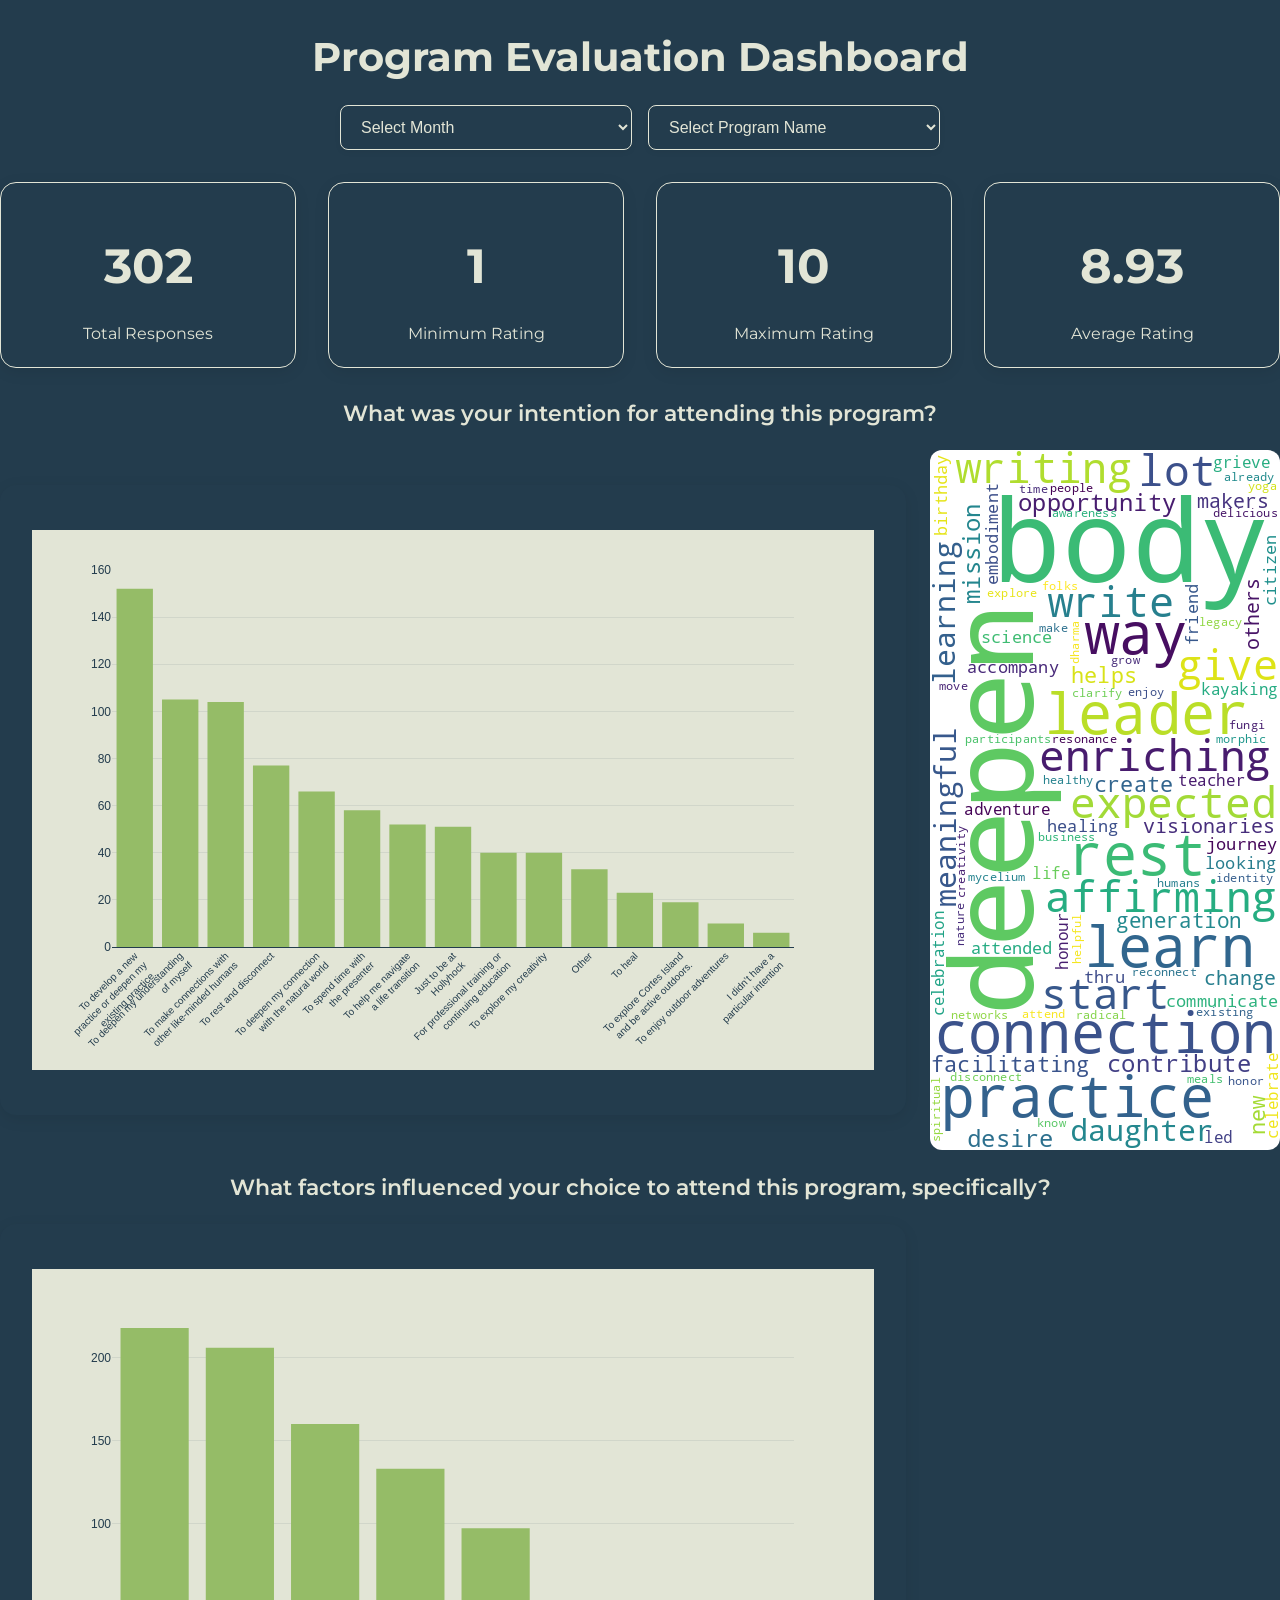
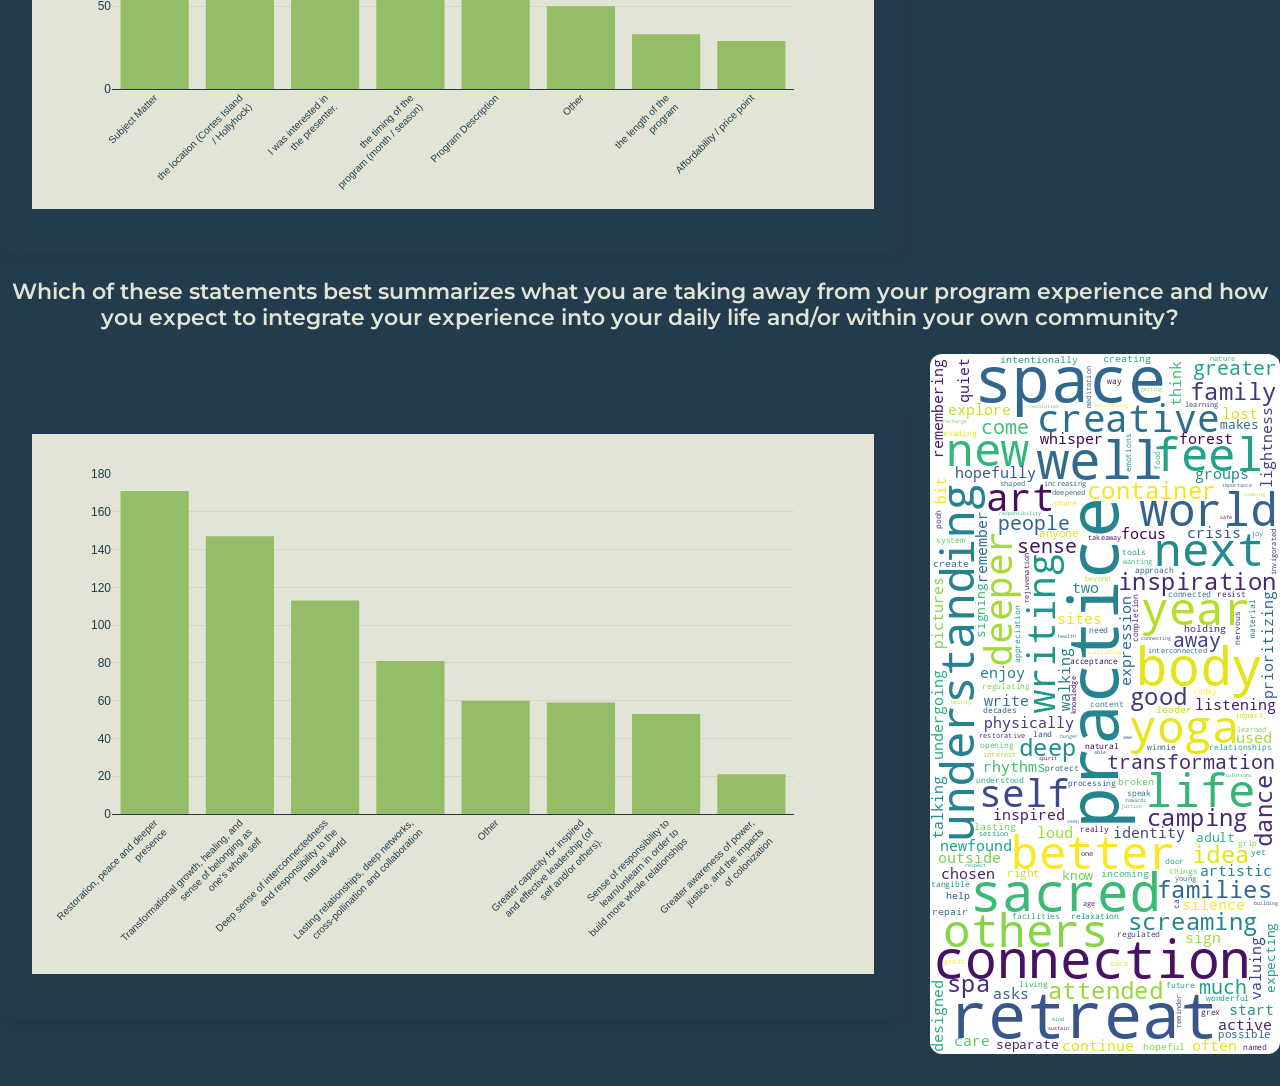
<file: index.html>
<!DOCTYPE html>
<html lang="en">
<head>
    <meta charset="UTF-8">
    <meta name="viewport" content="width=device-width, initial-scale=1.0">
    <title>Program Evaluation Dashboard</title>
    <link rel="stylesheet" href="style.css">
    <link href="https://fonts.googleapis.com/css?family=Montserrat:400,700&display=swap" rel="stylesheet">
</head>
<body>
    <h1 class="dashboard-title">Program Evaluation Dashboard</h1>
    <div class="dashboard-controls">
        <select class="dropdown" id="month-select">
            <option value="">Select Month</option>
        </select>
        <select class="dropdown" id="program-select">
            <option value="">Select Program Name</option>
        </select>
    </div>
    <div class="dashboard-stats">
        <div class="stat-square" id="stat1"></div>
        <div class="stat-square" id="stat2"></div>
        <div class="stat-square" id="stat3"></div>
        <div class="stat-square" id="stat4"></div>
    </div>
    <div class="dashboard-graphs">
        <h3 id="intentionsBar-header" class="graph-header">What was your intention for attending this program?</h3>
        <div class="intentionsBar-row">
            <div class="intentionsBar-wrap">
                <div id="intentionsBar" class="plot-target"></div>
            </div>
            <div class="wordcloud">
                <img src="intentions_wordcloud.png" alt="Intentions Word Cloud" />
            </div>
        </div>
        <h3 id="purchaseReasonBar-header" class="graph-header">What factors influenced your choice to attend this program, specifically?</h3>
        <div class="purchaseReasonBar-row">
            <div class="purchaseReasonBar-wrap">
                <div id="purchaseReasonBar" class="plot-target"></div>
            </div>
            <div class="wordcloud" aria-hidden="true"></div>
        </div>
        <h3 id="impactsBar-header" class="graph-header">Which of these statements best summarizes what you are taking away from your program experience and how you expect to integrate your experience into your daily life and/or within your own community?</h3>
        <div class="impactsBar-row">
            <div class="impactsBar-wrap">
                <div id="impactsBar" class="plot-target"></div>
            </div>
            <div class="wordcloud">
                <img src="impact_wordcloud.png" alt="Impact Word Cloud" />
            </div>
        </div>
    </div>
    
<script src="https://cdn.plot.ly/plotly-latest.min.js"></script>
<script src="https://d3js.org/d3.v7.min.js"></script>
<script src="charts-d3.js"></script>
</body>
</html>
</file>
<file: style.css>
/* Dashboard Graphs Layout for new HTML structure */
/* Graph Header Styling */
.graph-header {
    display: block;
    width: 100%;
    text-align: center;
    margin-bottom: 1.5rem;
    margin-top: 0.5rem;
    font-size: 1.35rem;
    font-weight: 600;
    color: #e2e5d6;
}
.dashboard-graphs {
    display: block;
    max-width: 1400px;
    margin: 0 auto 2rem auto;
}
/*chart rows should layout the chart and wordcloud side-by-side when space allows*/
.intentionsBar-row, .purchaseReasonBar-row, .impactsBar-row {
    display: flex;              /* place chart and image side-by-side */
    align-items: center;        /* vertically center chart and wordcloud */
    justify-content: center;    /* center the pair horizontally in the page */
    gap: 1.5rem;
    width: 100%;
    margin: 0 0 1.5rem 0;
    flex-wrap: wrap;           /* wrap image below chart on narrow screens */
}

.intentionsBar-wrap, .purchaseReasonBar-wrap, .impactsBar-wrap {
    flex: 1 1 600px;           /* allow chart area to grow, shrink, but keep a sensible basis */
    min-width: 0;              /* important for flex items to allow proper shrinking */
    max-width: 1500px;
    min-height: 630px;        /* reserve 50% more vertical space for the plot (420 * 1.5 = 630) */
    margin: 0;
    display: flex;            /* center the plot target inside the wrapper */
    align-items: center;
    justify-content: center;
    box-sizing: border-box;    /* include padding in size calculations */
    /* visual panel styling moved to the wrapper to avoid Plotly SVG overflow/clipping */
    background: #233c4d;
    border-radius: 16px;
    box-shadow: 0 4px 16px rgba(0,0,0,0.08);
    padding: 2rem;
    color: #e2e5d6;
}
/*
    Plotly inner containers (the actual divs targeted by Plotly.react)
    should be clean and full-size inside their visual wrapper.
    Visual styling (background, padding) is applied to the wrapper
    (.intentionsBar-wrap, etc). Keep the inner div free of padding
    so Plotly can size the plot correctly. We use a sensible min-height
    for consistent layout.
    Removing overflow clipping on wrappers avoids cutting off Plotly
    internals while allowing the image slot (.wordcloud) to sit beside
    the plot.

    Selected plot target styles: ensure full width and a sensible min height
    and do not have padding that interferes with Plotly's auto sizing.
*/
/* purchaseReasonBar, #impactsBar, #intentionsBar selectors replaced by .plot-target
    for clarity, but we keep original IDs for compatibility */
/* actual plot containers (IDs used by the JS) */
.plot-target, #purchaseReasonBar, #impactsBar, #intentionsBar {
    width: 100%;
    height: 100%;
    min-height: 540px; /* inner plot viewport height increased by 50% (360 * 1.5 = 540) */
    margin: 0;
    padding: 0; /* important: allow Plotly to control internal layout */
    background: transparent;
    color: #e2e5d6;
    box-sizing: border-box;
}

/* wordcloud image slot */
.wordcloud {
    flex: 0 0 350px;          /* fixed slot for the image */
    display: flex;
    align-items: center;
    justify-content: center;
}
.wordcloud img {
    max-width: 100%;
    height: auto;
    display: block;
    border-radius: 12px;
}

/* Dashboard Styles */
body {
    font-family: 'Montserrat', sans-serif;
    background: #233c4d;
    margin: 0;
    padding: 0;
    color: #e2e5d6;
}

.dashboard-title {
    text-align: center;
    font-size: 2.5rem;
    margin-top: 2rem;
    margin-bottom: 1.5rem;
    font-weight: 700;
    color: #e2e5d6;
}

.dashboard-controls {
    display: grid;
    grid-template-columns: repeat(12, 1fr);
    gap: 1rem;
    justify-content: center;
    margin-bottom: 2rem;
    max-width: 600px;
    margin-left: auto;
    margin-right: auto;
    color: #e2e5d6;
}

.dropdown {
    grid-column: span 6;
    padding: 0.75rem 1rem;
    font-size: 1rem;
    border-radius: 8px;
    border: 1px solid #e2e5d6;
    background: #233c4d;
    color: #e2e5d6;
    box-shadow: 0 2px 6px rgba(0,0,0,0.05);
    outline: none;
    transition: border-color 0.2s;
}

.dropdown:focus {
    border-color: #e2e5d6;
}

.dashboard-stats {
    display: grid;
    grid-template-columns: repeat(4, 1fr);
    gap: 2rem;
    max-width: 1400px;
    margin: 0 auto;
    margin-bottom: 2rem;
}

.stat-square {
    background: #233c4d;
    border-radius: 16px;
    box-shadow: 0 4px 16px rgba(0,0,0,0.08);
    padding: 2rem;
    text-align: center;
    color: #e2e5d6;
    min-height: 120px;
    display: flex;
    flex-direction: column;
    align-items: center;
    justify-content: flex-end;
    position: relative;
    border: 1px solid #e2e5d6;
}

.stat-label {
    font-size: 1rem;
    font-weight: 400;
    margin-bottom: 0;
    margin-top: auto;
    text-align: center;
    width: 100%;
    position: absolute;
    bottom: 1.5rem;
}
.stat-value {
    font-size: 3rem;
    font-weight: 700;
    text-align: center;
    width: 100%;
    margin-bottom: 2.5rem
}
</file>
